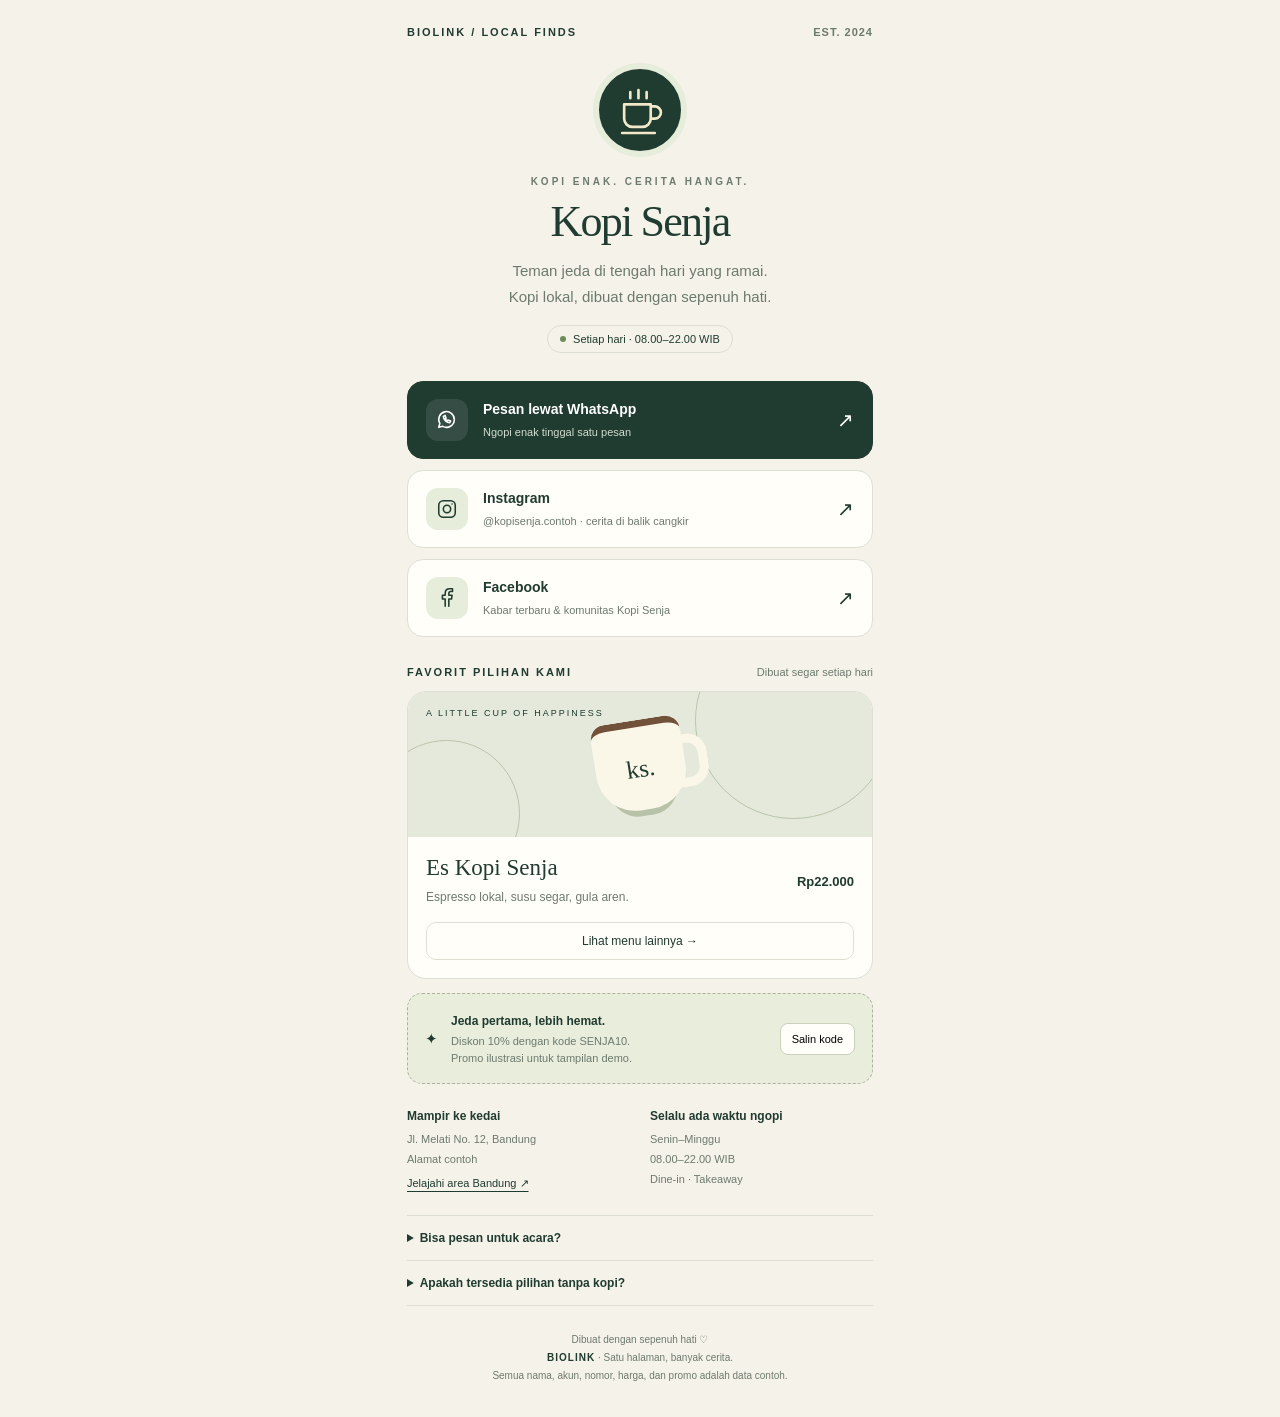
<file: kopi-senja/index.html>
<!DOCTYPE html>
<html lang="id">
<head>
<meta charset="UTF-8">
<title>BioLink | Kopi Senja</title>
<meta name="viewport" content="width=device-width, initial-scale=1">
<meta name="description" content="Kopi Senja — tautan sosial, menu favorit, promo, dan informasi kedai. Website demo BioLink.">
<link rel="stylesheet" href="./styles.css">
</head>
<body>
<!-- Data demo: ganti nama usaha, akun sosial, nomor WhatsApp, menu, dan alamat sebelum digunakan. -->
<svg style="display:none" aria-hidden="true"><defs>
<symbol id="coffee" viewBox="0 0 24 24"><path d="M4 9h13v7a4 4 0 0 1-4 4H8a4 4 0 0 1-4-4zM17 10h2a3 3 0 0 1 0 6h-2M7 3v3M11 2v4M15 3v3M3 23h16"/></symbol>
<symbol id="wa" viewBox="0 0 24 24"><path d="M20 11.5a8.5 8.5 0 0 1-12.6 7.4L3 20l1.2-4.3A8.5 8.5 0 1 1 20 11.5zM8 8c0 4 4 7 7 7l1-2-3-1-1 1-2-2 1-1-1-3z"/></symbol>
<symbol id="ig" viewBox="0 0 24 24"><rect x="3" y="3" width="18" height="18" rx="5"/><circle cx="12" cy="12" r="4"/><path d="M17.5 6.5h.01"/></symbol>
<symbol id="fb" viewBox="0 0 24 24"><path d="M14 21v-8h3l.5-4H14V7c0-1 .5-2 2-2h2V2h-3c-3 0-5 2-5 5v2H7v4h3v8"/></symbol>
</defs></svg>
<main class="page">
<div class="top"><span>BIOLINK / LOCAL FINDS</span><span style="color:var(--muted);letter-spacing:1px">EST. 2024</span></div>
<header class="hero"><div class="logo" role="img" aria-label="Logo cangkir Kopi Senja"><svg><use href="#coffee"/></svg></div><div class="eyebrow">Kopi enak. Cerita hangat.</div><h1>Kopi Senja</h1><p class="intro">Teman jeda di tengah hari yang ramai.<br>Kopi lokal, dibuat dengan sepenuh hati.</p><div class="badge"><span class="dot"></span>Setiap hari · 08.00–22.00 WIB</div></header>
<nav class="links" aria-label="Tautan sosial Kopi Senja">
<a class="link primary" href="https://wa.me/6281234567890?text=Halo%20Kopi%20Senja%2C%20saya%20ingin%20pesan." target="_blank" rel="noopener noreferrer"><span class="icon"><svg><use href="#wa"/></svg></span><span class="text"><strong>Pesan lewat WhatsApp</strong><small>Ngopi enak tinggal satu pesan</small></span><span class="arrow" aria-hidden="true">↗</span></a>
<a class="link" href="https://www.instagram.com/kopisenja.contoh/" target="_blank" rel="noopener noreferrer"><span class="icon"><svg><use href="#ig"/></svg></span><span class="text"><strong>Instagram</strong><small>@kopisenja.contoh · cerita di balik cangkir</small></span><span class="arrow" aria-hidden="true">↗</span></a>
<a class="link" href="https://www.facebook.com/kopisenja.contoh" target="_blank" rel="noopener noreferrer"><span class="icon"><svg><use href="#fb"/></svg></span><span class="text"><strong>Facebook</strong><small>Kabar terbaru & komunitas Kopi Senja</small></span><span class="arrow" aria-hidden="true">↗</span></a>
</nav>
<h2 class="section-title"><span>FAVORIT PILIHAN KAMI</span><span>Dibuat segar setiap hari</span></h2>
<section class="feature" aria-label="Menu favorit"><div class="feature-art" aria-hidden="true"><span class="art-label">A LITTLE CUP OF HAPPINESS</span><div class="cup">ks.</div></div><div class="feature-info"><div class="feature-row"><div><h2>Es Kopi Senja</h2><p>Espresso lokal, susu segar, gula aren.</p></div><span class="price">Rp22.000</span></div><button class="menu-button" id="menuButton">Lihat menu lainnya <span aria-hidden="true">→</span></button></div></section>
<section class="promo" aria-label="Promo contoh"><span aria-hidden="true">✦</span><div><strong>Jeda pertama, lebih hemat.</strong><p>Diskon 10% dengan kode SENJA10.<br>Promo ilustrasi untuk tampilan demo.</p></div><button id="couponButton">Salin kode</button></section>
<section class="visit" aria-label="Informasi kunjungan"><div><strong>Mampir ke kedai</strong><p>Jl. Melati No. 12, Bandung<br>Alamat contoh</p><a href="https://www.google.com/maps/search/?api=1&query=Bandung%20Indonesia" target="_blank" rel="noopener noreferrer">Jelajahi area Bandung ↗</a></div><div><strong>Selalu ada waktu ngopi</strong><p>Senin–Minggu<br>08.00–22.00 WIB<br>Dine-in · Takeaway</p></div></section>
<details><summary>Bisa pesan untuk acara?</summary><p>Bisa! Untuk contoh ini, pemesanan acara minimal 10 cup. Hubungi kami melalui tombol WhatsApp untuk membicarakan menu dan jadwal.</p></details>
<details><summary>Apakah tersedia pilihan tanpa kopi?</summary><p>Tersedia Matcha Latte dan Chocolate. Lihat daftar lengkap melalui tombol “Lihat menu lainnya”.</p></details>
<footer>Dibuat dengan sepenuh hati <span aria-hidden="true">♡</span><br><b>BIOLINK</b> · Satu halaman, banyak cerita.<br>Semua nama, akun, nomor, harga, dan promo adalah data contoh.</footer>
</main>
<dialog id="menuDialog" aria-labelledby="menuTitle"><button class="close" id="closeMenu" aria-label="Tutup menu">×</button><div class="eyebrow">Freshly brewed</div><h2 id="menuTitle">Menu Kopi Senja</h2><p>Pilihan kecil untuk jeda yang menyenangkan.<br>Menu dan harga contoh.</p><div class="item"><span>Es Kopi Senja</span><strong>Rp22.000</strong></div><div class="item"><span>Americano</span><strong>Rp18.000</strong></div><div class="item"><span>Matcha Latte</span><strong>Rp26.000</strong></div><div class="item"><span>Chocolate</span><strong>Rp24.000</strong></div><div class="item"><span>Butter Croissant</span><strong>Rp20.000</strong></div><a class="order" href="https://wa.me/6281234567890?text=Halo%20Kopi%20Senja%2C%20saya%20ingin%20memesan%20dari%20menu." target="_blank" rel="noopener noreferrer">Pesan via WhatsApp ↗</a></dialog>
<div id="toast" class="toast" role="status" aria-live="polite" hidden></div>
<script src="./script.js" defer></script>
</body></html>
</file>
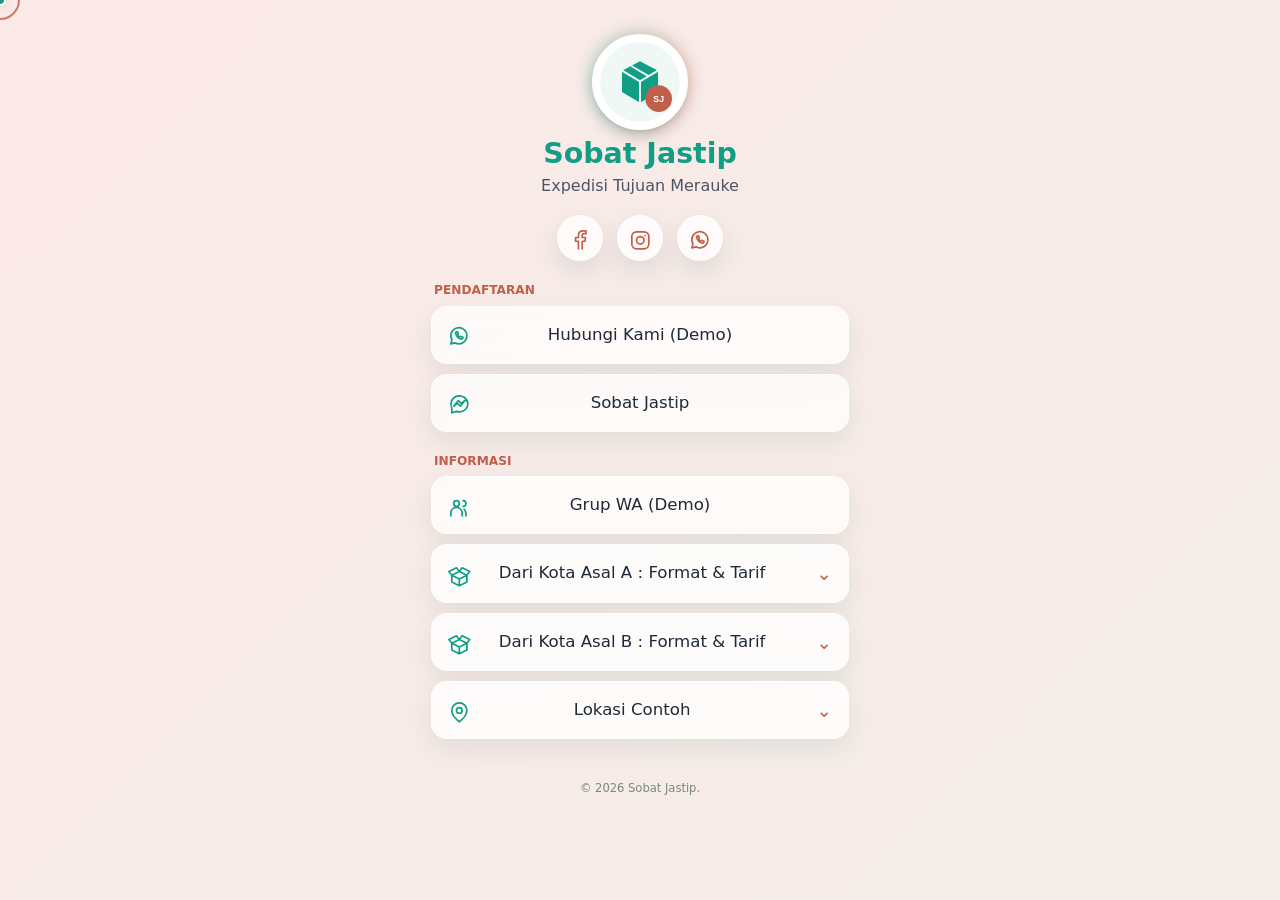
<file: Sobat Jastip/index.html>
<!DOCTYPE html>
<html lang="id">
<head>
    <meta charset="UTF-8">
    <meta name="viewport" content="width=device-width, initial-scale=1.0">
    <title>Sobat Jastip — Template Demo Biolink</title>
    <meta name="description" content="Template demo biolink jasa titip dan ekspedisi. Semua kontak, alamat, tarif, dan tautan adalah contoh.">
    
    
    
    <link rel="stylesheet" href="./utilities.css">

    <link rel="stylesheet" href="./style.css">
</head>
<body class="page-shell font-poppins text-gray-800 antialiased flex justify-center py-4 px-4 overflow-x-hidden min-h-screen items-center">

    <div class="cursor-dot" id="cursor-dot"></div>
    <div class="cursor-outline" id="cursor-outline"></div>

    <div class="content-shell w-full max-w-sm flex flex-col items-center relative z-10">
        
        <div class="logo-wrap relative group cursor-pointer mb-2">
            <div class="absolute -inset-0.5 bg-gradient-to-r from-primary to-secondary rounded-full blur opacity-40 group-hover:opacity-75 transition duration-500 animate-pulse"></div>
            <img src="./logo.svg" alt="Logo demo Sobat Jastip" class="relative w-24 h-24 object-contain bg-white rounded-full p-1.5 border-2 border-white shadow-lg transition-transform duration-500 group-hover:scale-105 group-hover:rotate-3">
        </div>

        <h1 class="brand-title text-xl font-bold text-primary tracking-wide mb-0">Sobat Jastip</h1>
        <p class="brand-subtitle text-xs text-gray-600 font-medium mb-3">Expedisi Tujuan Merauke</p>

        <div class="contact-shortcuts flex gap-4 mb-4">
            <a aria-label="Facebook demo" href="https://example.com/sobat-jastip/facebook" target="_blank" rel="noopener noreferrer" class="contact-shortcut w-10 h-10 flex items-center justify-center bg-white/80 backdrop-blur-sm text-secondary text-lg rounded-full shadow-md border border-white/50 transition-all duration-300 hover:bg-primary hover:text-white hover:-translate-y-1">
                <i class="" aria-hidden="true"><svg class="local-icon" viewBox="0 0 24 24"><path d="M14 21v-8h3l.5-4H14V7c0-1 .5-2 2-2h2V2h-3c-3 0-5 2-5 5v2H7v4h3v8"/></svg></i>
            </a>
            <a aria-label="Instagram demo" href="https://example.com/sobat-jastip/instagram" target="_blank" rel="noopener noreferrer" class="contact-shortcut w-10 h-10 flex items-center justify-center bg-white/80 backdrop-blur-sm text-secondary text-lg rounded-full shadow-md border border-white/50 transition-all duration-300 hover:bg-primary hover:text-white hover:-translate-y-1">
                <i class="" aria-hidden="true"><svg class="local-icon" viewBox="0 0 24 24"><rect x="3" y="3" width="18" height="18" rx="5"/><circle cx="12" cy="12" r="4"/><path d="M17 7h.01"/></svg></i>
            </a>
            <a aria-label="WhatsApp demo" href="https://example.com/sobat-jastip/whatsapp" target="_blank" rel="noopener noreferrer" class="contact-shortcut w-10 h-10 flex items-center justify-center bg-white/80 backdrop-blur-sm text-secondary text-lg rounded-full shadow-md border border-white/50 transition-all duration-300 hover:bg-primary hover:text-white hover:-translate-y-1">
                <i class="" aria-hidden="true"><svg class="local-icon" viewBox="0 0 24 24"><path d="M20 11.5a8.5 8.5 0 0 1-12.6 7.4L3 20l1.2-4.3A8.5 8.5 0 1 1 20 11.5zM8 8c0 4 4 7 7 7l1-2-3-1-1 1-2-2 1-1-1-3z"/></svg></i>
            </a>
        </div>

        <div class="section-label w-full text-left text-[10px] font-bold text-secondary uppercase tracking-widest mb-1.5 ml-2">Pendaftaran</div>
        <div class="link-stack w-full flex flex-col gap-2 mb-4">
            <a href="https://example.com/sobat-jastip/pendaftaran" target="_blank" rel="noopener noreferrer" class="action-link group relative flex items-center justify-between p-2.5 bg-white/60 backdrop-blur-md rounded-xl shadow-sm border border-white/60 overflow-hidden transition-all duration-300 hover:bg-primary hover:shadow-md hover:-translate-y-0.5">
                <i class="text-primary text-lg w-7 text-left transition-colors duration-300 group-hover:text-white" aria-hidden="true"><svg class="local-icon" viewBox="0 0 24 24"><path d="M20 11.5a8.5 8.5 0 0 1-12.6 7.4L3 20l1.2-4.3A8.5 8.5 0 1 1 20 11.5zM8 8c0 4 4 7 7 7l1-2-3-1-1 1-2-2 1-1-1-3z"/></svg></i>
                <span class="link-label flex-1 text-center text-sm font-medium text-gray-800 transition-colors duration-300 group-hover:text-white mr-7">Hubungi Kami (Demo)</span>
            </a>
            
            <a href="https://example.com/sobat-jastip/messenger" target="_blank" rel="noopener noreferrer" class="action-link group relative flex items-center justify-between p-2.5 bg-white/60 backdrop-blur-md rounded-xl shadow-sm border border-white/60 overflow-hidden transition-all duration-300 hover:bg-primary hover:shadow-md hover:-translate-y-0.5">
                <i class="text-primary text-lg w-7 text-left transition-colors duration-300 group-hover:text-white" aria-hidden="true"><svg class="local-icon" viewBox="0 0 24 24"><path d="M21 11a9 9 0 0 1-12 8.5L4 21v-5A9 9 0 1 1 21 11zM6 14l5-6 3 3 4-3-5 6-3-3z"/></svg></i>
                <span class="link-label flex-1 text-center text-sm font-medium text-gray-800 transition-colors duration-300 group-hover:text-white mr-7">Sobat Jastip</span>
            </a>
        </div>

        <div class="section-label w-full text-left text-[10px] font-bold text-secondary uppercase tracking-widest mb-1.5 ml-2">Informasi</div>
        <div class="link-stack w-full flex flex-col gap-2">
            
            <a href="https://example.com/sobat-jastip/grup-whatsapp" target="_blank" rel="noopener noreferrer" class="action-link group flex items-center justify-between p-2.5 bg-white/60 backdrop-blur-md rounded-xl shadow-sm border border-white/60 transition-all duration-300 hover:bg-primary hover:shadow-md hover:-translate-y-0.5">
                <i class="text-primary text-lg w-7 text-left transition-colors duration-300 group-hover:text-white" aria-hidden="true"><svg class="local-icon" viewBox="0 0 24 24"><circle cx="9" cy="8" r="3"/><path d="M3 21v-3a6 6 0 0 1 12 0v3M16 5a3 3 0 0 1 0 6M19 21v-3a6 6 0 0 0-2-4"/></svg></i>
                <span class="link-label flex-1 text-center text-sm font-medium text-gray-800 transition-colors duration-300 group-hover:text-white mr-7">Grup WA (Demo)</span>
            </a>

            <details class="details-card bg-white/60 backdrop-blur-md rounded-xl shadow-sm border border-white/60 overflow-hidden transition-all duration-300">
                <summary class="details-summary flex items-center justify-between p-2.5 cursor-pointer hover:bg-white/80 transition-colors">
                    <div class="flex items-center flex-1">
                        <i class="text-primary text-lg w-7 text-left" aria-hidden="true"><svg class="local-icon" viewBox="0 0 24 24"><path d="M12 8l8 4-8 4-8-4zM4 12v7l8 4 8-4v-7M12 16v7M4 12L1 8l8-4 3 4 3-4 8 4-3 4"/></svg></i>
                        <span class="link-label flex-1 text-center text-sm font-medium text-gray-800 mr-7">Dari Kota Asal A : Format & Tarif</span>
                    </div>
                </summary>
                <div class="details-body p-3 pt-1 text-xs text-gray-600 leading-relaxed border-t border-white/40">
                    
                    <h4 class="info-title text-secondary font-semibold text-sm mb-1.5 flex items-center gap-1.5 mt-1">
                        <i class="" aria-hidden="true"><svg class="local-icon" viewBox="0 0 24 24"><path d="M2 21h20M3 15l4 1 13-6a2 2 0 0 0-2-3l-4 2-6-5-3 1 5 6-4 2-3-1z"/></svg></i> Via Udara
                    </h4>
                    <ul class="check-list mb-3 space-y-0.5 pl-1">
                        <li class="relative pl-5 before:content-['📌'] before:absolute before:left-0 before:text-[10px] before:top-0.5">Tarif <b class="text-gray-800">Rp50/gram (contoh)</b>, tanpa minimal berat</li>
                        <li class="relative pl-5 before:content-['📌'] before:absolute before:left-0 before:text-[10px] before:top-0.5">Estimasi pengiriman 3–5 hari (contoh)</li>
                    </ul>
                    <div class="format-label font-semibold text-gray-800 mb-1 text-[11px]">✅ Format Pengiriman:</div>
                    <div class="format-box bg-[#fdfbf7] border-l-4 border-primary p-2 rounded-r-md font-mono text-[10px] whitespace-pre-wrap text-gray-700 shadow-inner overflow-x-auto">Penerima Demo A (Nama pelanggan)
Alamat: Jl. Contoh No. 1, Kelurahan Demo, Kota Asal A, 00000
Telepon contoh: 08xx-xxxx-0001</div>

                    <hr class="my-3 border-gray-200/60">

                    <h4 class="info-title text-secondary font-semibold text-sm mb-1.5 flex items-center gap-1.5">
                        <i class="" aria-hidden="true"><svg class="local-icon" viewBox="0 0 24 24"><path d="M5 10V5h14v5M9 5V2h6v3M2 13l10-4 10 4-4 7H6zM12 9v11M2 23l4-2 6 2 6-2 4 2"/></svg></i> Via Laut
                    </h4>
                    <ul class="check-list mb-3 space-y-0.5 pl-1">
                        <li class="relative pl-5 before:content-['📌'] before:absolute before:left-0 before:text-[10px] before:top-0.5">Tarif <b class="text-gray-800">Rp10.000/kg (contoh)</b>, min 1kg</li>
                        <li class="relative pl-5 before:content-['📌'] before:absolute before:left-0 before:text-[10px] before:top-0.5">Dikenakan kubikasi bila paket besar tp ringan</li>
                    </ul>
                    <div class="format-label font-semibold text-gray-800 mb-1 text-[11px]">✅ Format Pengiriman:</div>
                    <div class="format-box bg-[#fdfbf7] border-l-4 border-primary p-2 rounded-r-md font-mono text-[10px] whitespace-pre-wrap text-gray-700 shadow-inner overflow-x-auto">Penerima Demo A — Laut (Nama pelanggan)
Alamat: Jl. Ilustrasi No. 2, Kelurahan Demo, Kota Asal A, 00000
Telepon contoh: 08xx-xxxx-0002</div>
                </div>
            </details>

            <details class="details-card bg-white/60 backdrop-blur-md rounded-xl shadow-sm border border-white/60 overflow-hidden transition-all duration-300">
                <summary class="details-summary flex items-center justify-between p-2.5 cursor-pointer hover:bg-white/80 transition-colors">
                    <div class="flex items-center flex-1">
                        <i class="text-primary text-lg w-7 text-left" aria-hidden="true"><svg class="local-icon" viewBox="0 0 24 24"><path d="M12 8l8 4-8 4-8-4zM4 12v7l8 4 8-4v-7M12 16v7M4 12L1 8l8-4 3 4 3-4 8 4-3 4"/></svg></i>
                        <span class="link-label flex-1 text-center text-sm font-medium text-gray-800 mr-7">Dari Kota Asal B : Format & Tarif</span>
                    </div>
                </summary>
                <div class="details-body p-3 pt-1 text-xs text-gray-600 leading-relaxed border-t border-white/40">
                    
                    <h4 class="info-title text-secondary font-semibold text-sm mb-1.5 flex items-center gap-1.5 mt-1">
                        <i class="" aria-hidden="true"><svg class="local-icon" viewBox="0 0 24 24"><path d="M2 21h20M3 15l4 1 13-6a2 2 0 0 0-2-3l-4 2-6-5-3 1 5 6-4 2-3-1z"/></svg></i> Via Udara
                    </h4>
                    <ul class="check-list mb-3 space-y-0.5 pl-1">
                        <li class="relative pl-5 before:content-['📌'] before:absolute before:left-0 before:text-[10px] before:top-0.5">Tarif <b class="text-gray-800">Rp60/gram (contoh)</b>, tanpa minimal berat</li>
                    </ul>
                    <div class="format-label font-semibold text-gray-800 mb-1 text-[11px]">✅ Format Pengiriman:</div>
                    <div class="format-box bg-[#fdfbf7] border-l-4 border-primary p-2 rounded-r-md font-mono text-[10px] whitespace-pre-wrap text-gray-700 shadow-inner overflow-x-auto">Penerima Demo B (Nama pelanggan)
Alamat: Jl. Sampel No. 3, Kelurahan Demo, Kota Asal B, 00000
Telepon contoh: 08xx-xxxx-0003</div>

                    <hr class="my-3 border-gray-200/60">

                    <h4 class="info-title text-secondary font-semibold text-sm mb-1.5 flex items-center gap-1.5">
                        <i class="" aria-hidden="true"><svg class="local-icon" viewBox="0 0 24 24"><path d="M5 10V5h14v5M9 5V2h6v3M2 13l10-4 10 4-4 7H6zM12 9v11M2 23l4-2 6 2 6-2 4 2"/></svg></i> Via Laut
                    </h4>
                    <ul class="check-list mb-3 space-y-0.5 pl-1">
                        <li class="relative pl-5 before:content-['📌'] before:absolute before:left-0 before:text-[10px] before:top-0.5">Tarif <b class="text-gray-800">Rp12.000/kg atau Rp800.000/m³ (contoh)</b>, min 1kg</li>
                        <li class="relative pl-5 before:content-['📌'] before:absolute before:left-0 before:text-[10px] before:top-0.5">Dikenakan kubikasi jika paket besar tp ringan</li>
                    </ul>
                    <div class="format-label font-semibold text-gray-800 mb-1 text-[11px]">✅ Format Pengiriman:</div>
                    <div class="format-box bg-[#fdfbf7] border-l-4 border-primary p-2 rounded-r-md font-mono text-[10px] whitespace-pre-wrap text-gray-700 shadow-inner overflow-x-auto">Penerima Demo B — Laut (Nama pelanggan)
Alamat: Jl. Simulasi No. 4, Kelurahan Demo, Kota Asal B, 00000
Telepon contoh: 08xx-xxxx-0004</div>
                </div>
            </details>

            <details class="details-card bg-white/60 backdrop-blur-md rounded-xl shadow-sm border border-white/60 overflow-hidden transition-all duration-300">
                <summary class="details-summary flex items-center justify-between p-2.5 cursor-pointer hover:bg-white/80 transition-colors">
                    <div class="flex items-center flex-1">
                        <i class="text-primary text-lg w-7 text-left" aria-hidden="true"><svg class="local-icon" viewBox="0 0 24 24"><path d="M20 10c0 6-8 12-8 12S4 16 4 10a8 8 0 1 1 16 0z"/><circle cx="12" cy="10" r="3"/></svg></i>
                        <span class="link-label flex-1 text-center text-sm font-medium text-gray-800 mr-7">Lokasi Contoh</span>
                    </div>
                </summary>
                <div class="location-list p-2.5 pt-2 flex flex-col gap-2 border-t border-white/40">
                    <a href="https://example.com/sobat-jastip/lokasi-gudang-a" target="_blank" rel="noopener noreferrer" class="location-link group flex items-center justify-between p-2.5 bg-white/55 rounded-lg border border-white/60 transition-all duration-300 hover:bg-primary hover:shadow-sm">
                        <i class="text-primary text-base w-7 text-left transition-colors duration-300 group-hover:text-white" aria-hidden="true"><svg class="local-icon" viewBox="0 0 24 24"><path d="M9 20l-6 2V7l6-2 6 2 6-2v17l-6-2-6 2V5M15 7v13"/></svg></i>
                        <span class="link-label flex-1 text-center text-sm font-medium text-gray-800 transition-colors duration-300 group-hover:text-white mr-7">Kota Asal A (Udara & Laut)</span>
                    </a>
                    <a href="https://example.com/sobat-jastip/lokasi-gudang-b-udara" target="_blank" rel="noopener noreferrer" class="location-link group flex items-center justify-between p-2.5 bg-white/55 rounded-lg border border-white/60 transition-all duration-300 hover:bg-primary hover:shadow-sm">
                        <i class="text-primary text-base w-7 text-left transition-colors duration-300 group-hover:text-white" aria-hidden="true"><svg class="local-icon" viewBox="0 0 24 24"><path d="M9 20l-6 2V7l6-2 6 2 6-2v17l-6-2-6 2V5M15 7v13"/></svg></i>
                        <span class="link-label flex-1 text-center text-sm font-medium text-gray-800 transition-colors duration-300 group-hover:text-white mr-7">Kota Asal B (Udara)</span>
                    </a>
                    <a href="https://example.com/sobat-jastip/lokasi-gudang-b-laut" target="_blank" rel="noopener noreferrer" class="location-link group flex items-center justify-between p-2.5 bg-white/55 rounded-lg border border-white/60 transition-all duration-300 hover:bg-primary hover:shadow-sm">
                        <i class="text-primary text-base w-7 text-left transition-colors duration-300 group-hover:text-white" aria-hidden="true"><svg class="local-icon" viewBox="0 0 24 24"><path d="M9 20l-6 2V7l6-2 6 2 6-2v17l-6-2-6 2V5M15 7v13"/></svg></i>
                        <span class="link-label flex-1 text-center text-sm font-medium text-gray-800 transition-colors duration-300 group-hover:text-white mr-7">Kota Asal B (Laut)</span>
                    </a>
                    <a href="https://example.com/sobat-jastip/lokasi-pengambilan" target="_blank" rel="noopener noreferrer" class="location-link group flex items-center justify-between p-2.5 bg-white/55 rounded-lg border border-white/60 transition-all duration-300 hover:bg-primary hover:shadow-sm">
                        <i class="text-primary text-base w-7 text-left transition-colors duration-300 group-hover:text-white" aria-hidden="true"><svg class="local-icon" viewBox="0 0 24 24"><path d="M9 20l-6 2V7l6-2 6 2 6-2v17l-6-2-6 2V5M15 7v13"/></svg></i>
                        <span class="link-label flex-1 text-center text-sm font-medium text-gray-800 transition-colors duration-300 group-hover:text-white mr-7">Kota Tujuan (Pengambilan)</span>
                    </a>
                </div>
            </details>
        </div>

        <footer class="site-footer mt-6 text-[10px] text-gray-400 font-medium tracking-wide mb-2">
            &copy; 2026 Sobat Jastip.
        </footer>
    </div>

    <script src="./script.js" defer></script>
</body>
</html>
</file>
<file: kopi-senja/styles.css>
/* Kopi Senja — ubah variabel :root untuk mengganti palet warna. */
:root {
  --bg:#f5f2e9;
  --card:#fffef9;
  --ink:#203b30;
  --muted:#6d7a6e;
  --line:#dedfd3;
  --accent:#e6eddb
}
* {
  box-sizing:border-box
}
body {
  margin:0;
  background:var(--bg);
  color:var(--ink);
  font-family:Arial,sans-serif;
  font-size:15px
}
button,a {
  -webkit-tap-highlight-color:transparent
}
button {
  font:inherit;
  cursor:pointer
}
a {
  color:inherit;
  text-decoration:none
}
button:focus-visible,a:focus-visible,summary:focus-visible {
  outline:3px solid #bc8141;
  outline-offset:4px
}
.page {
  max-width:510px;
  margin:auto;
  padding:26px 22px 32px
}
.top {
  display:flex;
  align-items:center;
  justify-content:space-between;
  font-size:11px;
  letter-spacing:2px;
  font-weight:bold
}
.top button {
  border:1px solid var(--line);
  border-radius:50%;
  background:transparent;
  width:38px;
  height:38px;
  display:grid;
  place-items:center
}
svg {
  width:22px;
  height:22px;
  fill:none;
  stroke:currentColor;
  stroke-width:1.7;
  stroke-linecap:round;
  stroke-linejoin:round
}
.hero {
  text-align:center;
  padding:25px 0 28px
}
.logo {
  width:94px;
  height:94px;
  background:var(--ink);
  color:#f2e8ca;
  border-radius:50%;
  margin:0 auto 19px;
  display:grid;
  place-items:center;
  border:6px solid var(--accent)
}
.logo svg {
  width:49px;
  height:49px;
  stroke-width:1.3
}
.eyebrow {
  text-transform:uppercase;
  letter-spacing:3px;
  font-size:10px;
  color:var(--muted);
  font-weight:bold
}
h1 {
  font-family:Georgia,serif;
  font-size:44px;
  font-weight:normal;
  letter-spacing:-1.8px;
  margin:9px 0 11px
}
.intro {
  color:var(--muted);
  line-height:1.7;
  margin:0 auto;
  max-width:320px
}
.badge {
  display:inline-flex;
  gap:7px;
  align-items:center;
  margin-top:16px;
  border:1px solid var(--line);
  padding:7px 12px;
  border-radius:20px;
  font-size:11px
}
.dot {
  height:6px;
  width:6px;
  background:#6c8d57;
  border-radius:50%
}
.links {
  display:grid;
  gap:11px
}
.link {
  display:flex;
  align-items:center;
  gap:15px;
  padding:17px 18px;
  background:var(--card);
  border:1px solid var(--line);
  border-radius:16px;
  transition:transform .18s,box-shadow .18s;
  text-align:left;
  width:100%;
  color:var(--ink)
}
.link:hover {
  transform:translateY(-2px);
  box-shadow:0 6px 18px #203b3010
}
.link.primary {
  background:var(--ink);
  color:white;
  border-color:var(--ink)
}
.icon {
  display:grid;
  place-items:center;
  width:42px;
  height:42px;
  border-radius:12px;
  background:var(--accent);
  flex:none
}
.primary .icon {
  background:#ffffff18
}
.text {
  flex:1
}
.text strong {
  display:block;
  font-size:14px;
  margin-bottom:5px
}
.text small {
  font-size:11px;
  color:var(--muted)
}
.primary small {
  color:#d1dccf
}
.arrow {
  font-size:20px;
  font-weight:normal
}
.section-title {
  display:flex;
  justify-content:space-between;
  align-items:center;
  margin:29px 0 13px;
  font-size:11px;
  letter-spacing:2px
}
.section-title span:last-child {
  letter-spacing:0;
  color:var(--muted);
  font-size:11px;
  font-weight:normal
}
.feature {
  border:1px solid var(--line);
  border-radius:19px;
  overflow:hidden;
  background:var(--card)
}
.feature-art {
  height:145px;
  background:#e5e9db;
  display:flex;
  align-items:center;
  justify-content:center;
  position:relative;
  overflow:hidden
}
.feature-art:before,.feature-art:after {
  content:'';
  position:absolute;
  width:145px;
  height:145px;
  border:1px solid #b9c5ab;
  border-radius:50%;
  left:-35px;
  top:48px
}
.feature-art:after {
  left:auto;
  right:-20px;
  top:-70px;
  width:195px;
  height:195px
}
.cup {
  width:90px;
  height:90px;
  border-radius:15px 15px 39px 39px;
  background:#faf7e9;
  box-shadow:0 17px 0 -11px #b7c2a8;
  transform:rotate(-9deg);
  position:relative;
  display:grid;
  place-items:center;
  font-family:Georgia,serif;
  font-size:25px;
  border-top:7px solid #72513b;
  z-index:1
}
.cup:after {
  content:'';
  position:absolute;
  right:-23px;
  top:14px;
  width:27px;
  height:35px;
  border:9px solid #faf7e9;
  border-left:0;
  border-radius:0 20px 20px 0
}
.art-label {
  position:absolute;
  left:18px;
  top:16px;
  font-size:9px;
  letter-spacing:2px
}
.feature-info {
  padding:18px
}
.feature-row {
  display:flex;
  align-items:center;
  justify-content:space-between;
  gap:12px
}
.feature h2 {
  font-family:Georgia,serif;
  font-size:23px;
  font-weight:normal;
  margin:0 0 7px
}
.feature p {
  color:var(--muted);
  font-size:12px;
  line-height:1.6;
  margin:0
}
.price {
  font-size:13px;
  font-weight:bold;
  white-space:nowrap
}
.menu-button {
  width:100%;
  margin-top:15px;
  border:1px solid var(--line);
  background:transparent;
  color:var(--ink);
  border-radius:10px;
  padding:11px;
  font-size:12px
}
.promo {
  display:flex;
  gap:13px;
  align-items:center;
  background:#e9eddc;
  border:1px dashed #aab49b;
  border-radius:15px;
  padding:17px;
  margin-top:14px
}
.promo strong {
  font-size:12px
}
.promo p {
  margin:5px 0 0;
  color:var(--muted);
  font-size:11px;
  line-height:1.5
}
.promo button {
  margin-left:auto;
  background:var(--card);
  border:1px solid #cad1bb;
  border-radius:8px;
  padding:9px 11px;
  font-size:11px;
  white-space:nowrap
}
.visit {
  display:flex;
  gap:20px;
  border-bottom:1px solid var(--line);
  padding:25px 0
}
.visit div {
  flex:1
}
.visit strong {
  display:block;
  font-size:12px;
  margin-bottom:7px
}
.visit p {
  font-size:11px;
  line-height:1.8;
  color:var(--muted);
  margin:0
}
.visit a {
  text-decoration:underline;
  text-underline-offset:4px;
  font-size:11px;
  display:inline-block;
  margin-top:7px
}
details {
  border-bottom:1px solid var(--line);
  padding:15px 0;
  font-size:12px
}
summary {
  cursor:pointer;
  font-weight:bold
}
details p {
  color:var(--muted);
  line-height:1.7;
  margin-bottom:0
}
footer {
  text-align:center;
  color:var(--muted);
  font-size:10px;
  line-height:1.8;
  margin-top:25px
}
footer b {
  letter-spacing:1px;
  color:var(--ink)
}
dialog {
  width:min(420px,90vw);
  border:1px solid var(--line);
  border-radius:20px;
  background:var(--card);
  color:var(--ink);
  padding:25px
}
dialog::backdrop {
  background:#182c2470
}
dialog h2 {
  font:normal 29px Georgia,serif;
  margin:0 0 8px
}
dialog p {
  color:var(--muted);
  font-size:12px;
  line-height:1.6
}
.item {
  display:flex;
  justify-content:space-between;
  padding:14px 0;
  border-bottom:1px solid var(--line);
  font-size:13px
}
.close {
  float:right;
  border:0;
  background:var(--accent);
  border-radius:50%;
  width:30px;
  height:30px;
  color:var(--ink)
}
.order {
  display:block;
  background:var(--ink);
  color:white;
  text-align:center;
  padding:13px;
  border-radius:11px;
  margin-top:20px;
  font-size:13px
}
.toast {
  position:fixed;
  left:50%;
  bottom:25px;
  transform:translateX(-50%);
  background:var(--ink);
  color:white;
  border-radius:12px;
  padding:13px 19px;
  font-size:12px;
  box-shadow:0 5px 20px #0002;
  z-index:10;
  width:max-content;
  max-width:90vw
}
.toast[hidden] {
  display:none
}
@media(max-width:360px) {
  .page {
    padding:20px 16px
  }
  h1 {
    font-size:39px
  }
  .promo {
    gap:8px;
    padding:13px
  }
}
@media(prefers-reduced-motion:reduce) {
  .link {
    transition:none
  }
}
</file>
<file: Sobat Jastip/utilities.css>
*,:after,:before{--tw-border-spacing-x:0;--tw-border-spacing-y:0;--tw-translate-x:0;--tw-translate-y:0;--tw-rotate:0;--tw-skew-x:0;--tw-skew-y:0;--tw-scale-x:1;--tw-scale-y:1;--tw-pan-x: ;--tw-pan-y: ;--tw-pinch-zoom: ;--tw-scroll-snap-strictness:proximity;--tw-gradient-from-position: ;--tw-gradient-via-position: ;--tw-gradient-to-position: ;--tw-ordinal: ;--tw-slashed-zero: ;--tw-numeric-figure: ;--tw-numeric-spacing: ;--tw-numeric-fraction: ;--tw-ring-inset: ;--tw-ring-offset-width:0px;--tw-ring-offset-color:#fff;--tw-ring-color:rgba(59,130,246,.5);--tw-ring-offset-shadow:0 0 #0000;--tw-ring-shadow:0 0 #0000;--tw-shadow:0 0 #0000;--tw-shadow-colored:0 0 #0000;--tw-blur: ;--tw-brightness: ;--tw-contrast: ;--tw-grayscale: ;--tw-hue-rotate: ;--tw-invert: ;--tw-saturate: ;--tw-sepia: ;--tw-drop-shadow: ;--tw-backdrop-blur: ;--tw-backdrop-brightness: ;--tw-backdrop-contrast: ;--tw-backdrop-grayscale: ;--tw-backdrop-hue-rotate: ;--tw-backdrop-invert: ;--tw-backdrop-opacity: ;--tw-backdrop-saturate: ;--tw-backdrop-sepia: ;--tw-contain-size: ;--tw-contain-layout: ;--tw-contain-paint: ;--tw-contain-style: }::backdrop{--tw-border-spacing-x:0;--tw-border-spacing-y:0;--tw-translate-x:0;--tw-translate-y:0;--tw-rotate:0;--tw-skew-x:0;--tw-skew-y:0;--tw-scale-x:1;--tw-scale-y:1;--tw-pan-x: ;--tw-pan-y: ;--tw-pinch-zoom: ;--tw-scroll-snap-strictness:proximity;--tw-gradient-from-position: ;--tw-gradient-via-position: ;--tw-gradient-to-position: ;--tw-ordinal: ;--tw-slashed-zero: ;--tw-numeric-figure: ;--tw-numeric-spacing: ;--tw-numeric-fraction: ;--tw-ring-inset: ;--tw-ring-offset-width:0px;--tw-ring-offset-color:#fff;--tw-ring-color:rgba(59,130,246,.5);--tw-ring-offset-shadow:0 0 #0000;--tw-ring-shadow:0 0 #0000;--tw-shadow:0 0 #0000;--tw-shadow-colored:0 0 #0000;--tw-blur: ;--tw-brightness: ;--tw-contrast: ;--tw-grayscale: ;--tw-hue-rotate: ;--tw-invert: ;--tw-saturate: ;--tw-sepia: ;--tw-drop-shadow: ;--tw-backdrop-blur: ;--tw-backdrop-brightness: ;--tw-backdrop-contrast: ;--tw-backdrop-grayscale: ;--tw-backdrop-hue-rotate: ;--tw-backdrop-invert: ;--tw-backdrop-opacity: ;--tw-backdrop-saturate: ;--tw-backdrop-sepia: ;--tw-contain-size: ;--tw-contain-layout: ;--tw-contain-paint: ;--tw-contain-style: }/*! tailwindcss v3.4.17 | MIT License | https://tailwindcss.com*/*,:after,:before{box-sizing:border-box;border:0 solid #e5e7eb}:after,:before{--tw-content:""}:host,html{line-height:1.5;-webkit-text-size-adjust:100%;-moz-tab-size:4;-o-tab-size:4;tab-size:4;font-family:ui-sans-serif,system-ui,sans-serif,Apple Color Emoji,Segoe UI Emoji,Segoe UI Symbol,Noto Color Emoji;font-feature-settings:normal;font-variation-settings:normal;-webkit-tap-highlight-color:transparent}body{margin:0;line-height:inherit}hr{height:0;color:inherit;border-top-width:1px}abbr:where([title]){-webkit-text-decoration:underline dotted;text-decoration:underline dotted}h1,h2,h3,h4,h5,h6{font-size:inherit;font-weight:inherit}a{color:inherit;text-decoration:inherit}b,strong{font-weight:bolder}code,kbd,pre,samp{font-family:ui-monospace,SFMono-Regular,Menlo,Monaco,Consolas,Liberation Mono,Courier New,monospace;font-feature-settings:normal;font-variation-settings:normal;font-size:1em}small{font-size:80%}sub,sup{font-size:75%;line-height:0;position:relative;vertical-align:baseline}sub{bottom:-.25em}sup{top:-.5em}table{text-indent:0;border-color:inherit;border-collapse:collapse}button,input,optgroup,select,textarea{font-family:inherit;font-feature-settings:inherit;font-variation-settings:inherit;font-size:100%;font-weight:inherit;line-height:inherit;letter-spacing:inherit;color:inherit;margin:0;padding:0}button,select{text-transform:none}button,input:where([type=button]),input:where([type=reset]),input:where([type=submit]){-webkit-appearance:button;background-color:transparent;background-image:none}:-moz-focusring{outline:auto}:-moz-ui-invalid{box-shadow:none}progress{vertical-align:baseline}::-webkit-inner-spin-button,::-webkit-outer-spin-button{height:auto}[type=search]{-webkit-appearance:textfield;outline-offset:-2px}::-webkit-search-decoration{-webkit-appearance:none}::-webkit-file-upload-button{-webkit-appearance:button;font:inherit}summary{display:list-item}blockquote,dd,dl,figure,h1,h2,h3,h4,h5,h6,hr,p,pre{margin:0}fieldset{margin:0}fieldset,legend{padding:0}menu,ol,ul{list-style:none;margin:0;padding:0}dialog{padding:0}textarea{resize:vertical}input::-moz-placeholder,textarea::-moz-placeholder{opacity:1;color:#9ca3af}input::placeholder,textarea::placeholder{opacity:1;color:#9ca3af}[role=button],button{cursor:pointer}:disabled{cursor:default}audio,canvas,embed,iframe,img,object,svg,video{display:block;vertical-align:middle}img,video{max-width:100%;height:auto}[hidden]:where(:not([hidden=until-found])){display:none}.absolute{position:absolute}.relative{position:relative}.-inset-0\.5{inset:-.125rem}.z-10{z-index:10}.my-3{margin-top:.75rem;margin-bottom:.75rem}.mb-0{margin-bottom:0}.mb-1{margin-bottom:.25rem}.mb-1\.5{margin-bottom:.375rem}.mb-2{margin-bottom:.5rem}.mb-3{margin-bottom:.75rem}.mb-4{margin-bottom:1rem}.ml-2{margin-left:.5rem}.mr-7{margin-right:1.75rem}.mt-1{margin-top:.25rem}.mt-6{margin-top:1.5rem}.flex{display:flex}.h-10{height:2.5rem}.h-24{height:6rem}.min-h-screen{min-height:100vh}.w-10{width:2.5rem}.w-24{width:6rem}.w-7{width:1.75rem}.w-full{width:100%}.max-w-sm{max-width:24rem}.flex-1{flex:1 1 0%}@keyframes pulse{50%{opacity:.5}}.animate-pulse{animation:pulse 2s cubic-bezier(.4,0,.6,1) infinite}.cursor-pointer{cursor:pointer}.flex-col{flex-direction:column}.items-center{align-items:center}.justify-center{justify-content:center}.justify-between{justify-content:space-between}.gap-1\.5{gap:.375rem}.gap-2{gap:.5rem}.gap-4{gap:1rem}.space-y-0\.5>:not([hidden])~:not([hidden]){--tw-space-y-reverse:0;margin-top:calc(.125rem*(1 - var(--tw-space-y-reverse)));margin-bottom:calc(.125rem*var(--tw-space-y-reverse))}.overflow-hidden{overflow:hidden}.overflow-x-auto{overflow-x:auto}.overflow-x-hidden{overflow-x:hidden}.whitespace-pre-wrap{white-space:pre-wrap}.rounded-full{border-radius:9999px}.rounded-lg{border-radius:.5rem}.rounded-xl{border-radius:.75rem}.rounded-r-md{border-top-right-radius:.375rem;border-bottom-right-radius:.375rem}.border{border-width:1px}.border-2{border-width:2px}.border-l-4{border-left-width:4px}.border-t{border-top-width:1px}.border-gray-200\/60{border-color:rgba(229,231,235,.6)}.border-primary{--tw-border-opacity:1;border-color:rgb(18 158 133/var(--tw-border-opacity,1))}.border-white{--tw-border-opacity:1;border-color:rgb(255 255 255/var(--tw-border-opacity,1))}.border-white\/40{border-color:hsla(0,0%,100%,.4)}.border-white\/50{border-color:hsla(0,0%,100%,.5)}.border-white\/60{border-color:hsla(0,0%,100%,.6)}.bg-\[\#fdfbf7\]{--tw-bg-opacity:1;background-color:rgb(253 251 247/var(--tw-bg-opacity,1))}.bg-white{--tw-bg-opacity:1;background-color:rgb(255 255 255/var(--tw-bg-opacity,1))}.bg-white\/55{background-color:hsla(0,0%,100%,.55)}.bg-white\/60{background-color:hsla(0,0%,100%,.6)}.bg-white\/80{background-color:hsla(0,0%,100%,.8)}.bg-gradient-to-r{background-image:linear-gradient(to right,var(--tw-gradient-stops))}.from-primary{--tw-gradient-from:#129e85 var(--tw-gradient-from-position);--tw-gradient-to:rgba(18,158,133,0) var(--tw-gradient-to-position);--tw-gradient-stops:var(--tw-gradient-from),var(--tw-gradient-to)}.to-secondary{--tw-gradient-to:#c0604a var(--tw-gradient-to-position)}.object-contain{-o-object-fit:contain;object-fit:contain}.p-1\.5{padding:.375rem}.p-2{padding:.5rem}.p-2\.5{padding:.625rem}.p-3{padding:.75rem}.px-4{padding-left:1rem;padding-right:1rem}.py-4{padding-top:1rem;padding-bottom:1rem}.pl-1{padding-left:.25rem}.pl-5{padding-left:1.25rem}.pt-1{padding-top:.25rem}.pt-2{padding-top:.5rem}.text-left{text-align:left}.text-center{text-align:center}.font-mono{font-family:ui-monospace,SFMono-Regular,Menlo,Monaco,Consolas,Liberation Mono,Courier New,monospace}.font-poppins{font-family:system-ui,-apple-system,BlinkMacSystemFont,Segoe UI,sans-serif}.text-\[10px\]{font-size:10px}.text-\[11px\]{font-size:11px}.text-base{font-size:1rem;line-height:1.5rem}.text-lg{font-size:1.125rem;line-height:1.75rem}.text-sm{font-size:.875rem;line-height:1.25rem}.text-xl{font-size:1.25rem;line-height:1.75rem}.text-xs{font-size:.75rem;line-height:1rem}.font-bold{font-weight:700}.font-medium{font-weight:500}.font-semibold{font-weight:600}.uppercase{text-transform:uppercase}.leading-relaxed{line-height:1.625}.tracking-wide{letter-spacing:.025em}.tracking-widest{letter-spacing:.1em}.text-gray-400{--tw-text-opacity:1;color:rgb(156 163 175/var(--tw-text-opacity,1))}.text-gray-600{--tw-text-opacity:1;color:rgb(75 85 99/var(--tw-text-opacity,1))}.text-gray-700{--tw-text-opacity:1;color:rgb(55 65 81/var(--tw-text-opacity,1))}.text-gray-800{--tw-text-opacity:1;color:rgb(31 41 55/var(--tw-text-opacity,1))}.text-primary{--tw-text-opacity:1;color:rgb(18 158 133/var(--tw-text-opacity,1))}.text-secondary{--tw-text-opacity:1;color:rgb(192 96 74/var(--tw-text-opacity,1))}.antialiased{-webkit-font-smoothing:antialiased;-moz-osx-font-smoothing:grayscale}.opacity-40{opacity:.4}.shadow-inner{--tw-shadow:inset 0 2px 4px 0 rgba(0,0,0,.05);--tw-shadow-colored:inset 0 2px 4px 0 var(--tw-shadow-color)}.shadow-inner,.shadow-lg{box-shadow:var(--tw-ring-offset-shadow,0 0 #0000),var(--tw-ring-shadow,0 0 #0000),var(--tw-shadow)}.shadow-lg{--tw-shadow:0 10px 15px -3px rgba(0,0,0,.1),0 4px 6px -4px rgba(0,0,0,.1);--tw-shadow-colored:0 10px 15px -3px var(--tw-shadow-color),0 4px 6px -4px var(--tw-shadow-color)}.shadow-md{--tw-shadow:0 4px 6px -1px rgba(0,0,0,.1),0 2px 4px -2px rgba(0,0,0,.1);--tw-shadow-colored:0 4px 6px -1px var(--tw-shadow-color),0 2px 4px -2px var(--tw-shadow-color)}.shadow-md,.shadow-sm{box-shadow:var(--tw-ring-offset-shadow,0 0 #0000),var(--tw-ring-shadow,0 0 #0000),var(--tw-shadow)}.shadow-sm{--tw-shadow:0 1px 2px 0 rgba(0,0,0,.05);--tw-shadow-colored:0 1px 2px 0 var(--tw-shadow-color)}.blur{--tw-blur:blur(8px);filter:var(--tw-blur) var(--tw-brightness) var(--tw-contrast) var(--tw-grayscale) var(--tw-hue-rotate) var(--tw-invert) var(--tw-saturate) var(--tw-sepia) var(--tw-drop-shadow)}.backdrop-blur-md{--tw-backdrop-blur:blur(12px)}.backdrop-blur-md,.backdrop-blur-sm{-webkit-backdrop-filter:var(--tw-backdrop-blur) var(--tw-backdrop-brightness) var(--tw-backdrop-contrast) var(--tw-backdrop-grayscale) var(--tw-backdrop-hue-rotate) var(--tw-backdrop-invert) var(--tw-backdrop-opacity) var(--tw-backdrop-saturate) var(--tw-backdrop-sepia);backdrop-filter:var(--tw-backdrop-blur) var(--tw-backdrop-brightness) var(--tw-backdrop-contrast) var(--tw-backdrop-grayscale) var(--tw-backdrop-hue-rotate) var(--tw-backdrop-invert) var(--tw-backdrop-opacity) var(--tw-backdrop-saturate) var(--tw-backdrop-sepia)}.backdrop-blur-sm{--tw-backdrop-blur:blur(4px)}.transition{transition-property:color,background-color,border-color,text-decoration-color,fill,stroke,opacity,box-shadow,transform,filter,-webkit-backdrop-filter;transition-property:color,background-color,border-color,text-decoration-color,fill,stroke,opacity,box-shadow,transform,filter,backdrop-filter;transition-property:color,background-color,border-color,text-decoration-color,fill,stroke,opacity,box-shadow,transform,filter,backdrop-filter,-webkit-backdrop-filter;transition-timing-function:cubic-bezier(.4,0,.2,1);transition-duration:.15s}.transition-all{transition-property:all;transition-timing-function:cubic-bezier(.4,0,.2,1);transition-duration:.15s}.transition-colors{transition-property:color,background-color,border-color,text-decoration-color,fill,stroke;transition-timing-function:cubic-bezier(.4,0,.2,1);transition-duration:.15s}.transition-transform{transition-property:transform;transition-timing-function:cubic-bezier(.4,0,.2,1);transition-duration:.15s}.duration-300{transition-duration:.3s}.duration-500{transition-duration:.5s}.before\:absolute:before{content:var(--tw-content);position:absolute}.before\:left-0:before{content:var(--tw-content);left:0}.before\:top-0\.5:before{content:var(--tw-content);top:.125rem}.before\:text-\[10px\]:before{content:var(--tw-content);font-size:10px}.before\:content-\[\'\1F4CC\'\]:before{--tw-content:"📌";content:var(--tw-content)}.hover\:-translate-y-0\.5:hover{--tw-translate-y:-0.125rem}.hover\:-translate-y-0\.5:hover,.hover\:-translate-y-1:hover{transform:translate(var(--tw-translate-x),var(--tw-translate-y)) rotate(var(--tw-rotate)) skewX(var(--tw-skew-x)) skewY(var(--tw-skew-y)) scaleX(var(--tw-scale-x)) scaleY(var(--tw-scale-y))}.hover\:-translate-y-1:hover{--tw-translate-y:-0.25rem}.hover\:bg-primary:hover{--tw-bg-opacity:1;background-color:rgb(18 158 133/var(--tw-bg-opacity,1))}.hover\:bg-white\/80:hover{background-color:hsla(0,0%,100%,.8)}.hover\:text-white:hover{--tw-text-opacity:1;color:rgb(255 255 255/var(--tw-text-opacity,1))}.hover\:shadow-md:hover{--tw-shadow:0 4px 6px -1px rgba(0,0,0,.1),0 2px 4px -2px rgba(0,0,0,.1);--tw-shadow-colored:0 4px 6px -1px var(--tw-shadow-color),0 2px 4px -2px var(--tw-shadow-color)}.hover\:shadow-md:hover,.hover\:shadow-sm:hover{box-shadow:var(--tw-ring-offset-shadow,0 0 #0000),var(--tw-ring-shadow,0 0 #0000),var(--tw-shadow)}.hover\:shadow-sm:hover{--tw-shadow:0 1px 2px 0 rgba(0,0,0,.05);--tw-shadow-colored:0 1px 2px 0 var(--tw-shadow-color)}.group:hover .group-hover\:rotate-3{--tw-rotate:3deg}.group:hover .group-hover\:rotate-3,.group:hover .group-hover\:scale-105{transform:translate(var(--tw-translate-x),var(--tw-translate-y)) rotate(var(--tw-rotate)) skewX(var(--tw-skew-x)) skewY(var(--tw-skew-y)) scaleX(var(--tw-scale-x)) scaleY(var(--tw-scale-y))}.group:hover .group-hover\:scale-105{--tw-scale-x:1.05;--tw-scale-y:1.05}.group:hover .group-hover\:text-white{--tw-text-opacity:1;color:rgb(255 255 255/var(--tw-text-opacity,1))}.group:hover .group-hover\:opacity-75{opacity:.75}
</file>
<file: Sobat Jastip/style.css>
/* style.css */

/* Animasi Background Gradient yang Hidup */
body {
    background: linear-gradient(-45deg, #FAF9F6, #E0F2F1, #F1EFE8, #FBE9E7);
    background-size: 400% 400%;
    animation: gradientBG 15s ease infinite;
    cursor: auto;
    min-height: 100vh;
}

body.page-shell {
    align-items: flex-start;
    padding: 18px 14px 22px;
    color: #273734;
}

.content-shell {
    max-width: 430px;
    padding: 8px 4px 10px;
}

.logo-wrap {
    margin-bottom: 8px;
}

.brand-title {
    font-size: 1.62rem;
    line-height: 1.12;
    letter-spacing: 0;
}

.brand-subtitle {
    margin-top: 4px;
    margin-bottom: 18px;
    font-size: 0.95rem;
    line-height: 1.45;
}

.contact-shortcuts {
    gap: 14px;
    margin-bottom: 20px;
}

.contact-shortcut {
    width: 46px;
    height: 46px;
    font-size: 1.18rem;
    box-shadow: 0 10px 24px rgba(28, 88, 81, 0.12);
}

.section-label {
    margin: 2px 0 8px 6px;
    font-size: 0.76rem;
    line-height: 1.2;
    letter-spacing: 0;
}

.link-stack {
    gap: 10px;
    margin-bottom: 20px;
}

.action-link,
.details-card {
    border-radius: 16px;
    background: rgba(255, 255, 255, 0.72);
    border-color: rgba(255, 255, 255, 0.78);
    box-shadow: 0 10px 26px rgba(18, 78, 70, 0.09);
}

.action-link,
.details-summary,
.location-link {
    min-height: 52px;
    padding: 13px 14px;
}

.action-link,
.details-summary > div,
.location-link {
    min-width: 0;
}

.action-link i,
.details-summary i,
.location-link i {
    font-size: 1.18rem;
    width: 34px;
}

.link-label {
    margin-right: 34px;
    font-size: 1rem;
    line-height: 1.32;
    min-width: 0;
    overflow-wrap: anywhere;
}

.details-summary {
    background: rgba(255, 255, 255, 0.36);
}

.details-card[open] {
    background: rgba(255, 255, 255, 0.82);
    box-shadow: 0 14px 32px rgba(18, 78, 70, 0.12);
}

.action-link:focus-visible,
.details-summary:focus-visible,
.location-link:focus-visible,
.contact-shortcut:focus-visible {
    outline: 3px solid rgba(18, 158, 133, 0.28);
    outline-offset: 3px;
}

.details-body {
    padding: 12px 14px 16px;
    font-size: 0.9rem;
    line-height: 1.65;
    color: #4b5c58;
}

.info-title {
    margin: 4px 0 8px;
    font-size: 1rem;
    line-height: 1.35;
}

.check-list {
    margin-bottom: 14px;
}

.check-list li {
    margin-bottom: 6px;
    overflow-wrap: anywhere;
}

.format-label {
    margin-bottom: 7px;
    font-size: 0.88rem;
    line-height: 1.35;
}

.format-box {
    padding: 10px 11px;
    border-radius: 0 12px 12px 0;
    background: rgba(255, 252, 246, 0.92);
    font-size: 0.78rem;
    line-height: 1.58;
    white-space: pre-wrap;
    overflow-wrap: anywhere;
    word-break: break-word;
}

.location-list {
    gap: 9px;
    padding: 10px 12px 13px;
}

.location-link {
    border-radius: 13px;
    background: rgba(255, 255, 255, 0.64);
}

.site-footer {
    margin-top: 22px;
    margin-bottom: 0;
    font-size: 0.72rem;
    line-height: 1.35;
    text-align: center;
    color: rgba(86, 106, 101, 0.78);
    letter-spacing: 0;
}

body.page-shell .brand-title,
body.page-shell .section-label,
body.page-shell .site-footer {
    letter-spacing: 0;
}

body.has-custom-cursor,
body.has-custom-cursor * {
    cursor: none;
}

@keyframes gradientBG {
    0% { background-position: 0% 50%; }
    50% { background-position: 100% 50%; }
    100% { background-position: 0% 50%; }
}

/* Custom Cursor Styles */
.cursor-dot {
    display: none;
    width: 8px;
    height: 8px;
    background-color: #129E85;
    box-shadow: 0 0 0 2px rgba(255, 255, 255, 0.95), 0 2px 8px rgba(18, 158, 133, 0.35);
    position: fixed;
    top: 0;
    left: 0;
    border-radius: 50%;
    pointer-events: none;
    z-index: 9999;
    transform: translate(-50%, -50%);
    transition: transform 0.1s ease;
}

.cursor-outline {
    display: none;
    width: 40px;
    height: 40px;
    border: 2px solid rgba(192, 96, 74, 0.8); /* Warna Terracotta transparan */
    position: fixed;
    top: 0;
    left: 0;
    border-radius: 50%;
    pointer-events: none;
    z-index: 9998;
    transform: translate(-50%, -50%);
    transition: width 0.2s ease, height 0.2s ease, transform 0.15s ease-out;
}

@media (hover: hover) and (pointer: fine) {
    body.has-custom-cursor .cursor-dot,
    body.has-custom-cursor .cursor-outline {
        display: block;
    }
}

/* Kustomisasi Tanda Panah Accordion (Details) */
details > summary {
    list-style: none;
}
details > summary::-webkit-details-marker {
    display: none;
}
details > summary::after {
    content: '⌄';
    font-family: system-ui, sans-serif;
    color: #C0604A;
    font-size: 1.18rem;
    transition: transform 0.3s ease;
    flex: 0 0 auto;
}
details[open] > summary::after {
    transform: rotate(180deg);
}

/* Format Kotak Teks Custom Scrollbar */
.format-box {
    scrollbar-width: thin;
    scrollbar-color: #129E85 #f4f4f4;
}

@media (min-width: 421px) {
    body.page-shell {
        padding-top: 24px;
    }

    .content-shell {
        padding: 10px 6px 12px;
    }

    .brand-title {
        font-size: 1.78rem;
    }

    .brand-subtitle {
        font-size: 1rem;
    }

    .action-link,
    .details-summary,
    .location-link {
        min-height: 56px;
        padding: 14px 16px;
    }

    .link-label {
        font-size: 1.04rem;
    }

    .details-body {
        font-size: 0.94rem;
    }

    .format-box {
        font-size: 0.82rem;
    }
}

@media (max-width: 340px) {
    body.page-shell {
        padding-left: 10px;
        padding-right: 10px;
    }

    .content-shell {
        padding-left: 10px;
        padding-right: 10px;
        border-radius: 20px;
    }

    .brand-title {
        font-size: 1.48rem;
    }

    .brand-subtitle {
        font-size: 0.9rem;
    }

    .action-link,
    .details-summary,
    .location-link {
        padding-left: 11px;
        padding-right: 11px;
    }

    .link-label {
        margin-right: 28px;
        font-size: 0.95rem;
    }

    .details-body {
        padding-left: 11px;
        padding-right: 11px;
        font-size: 0.86rem;
    }

    .format-box {
        font-size: 0.74rem;
    }
}

/* Demo: no external fonts, icon services, or original business assets. */
.local-icon { width: 1.2em; height: 1.2em; fill: none; stroke: currentColor; stroke-width: 1.8; stroke-linecap: round; stroke-linejoin: round; display: inline-block; vertical-align: middle; }
@media (prefers-reduced-motion: reduce) { *, *::before, *::after { animation: none !important; transition: none !important; } }
</file>
